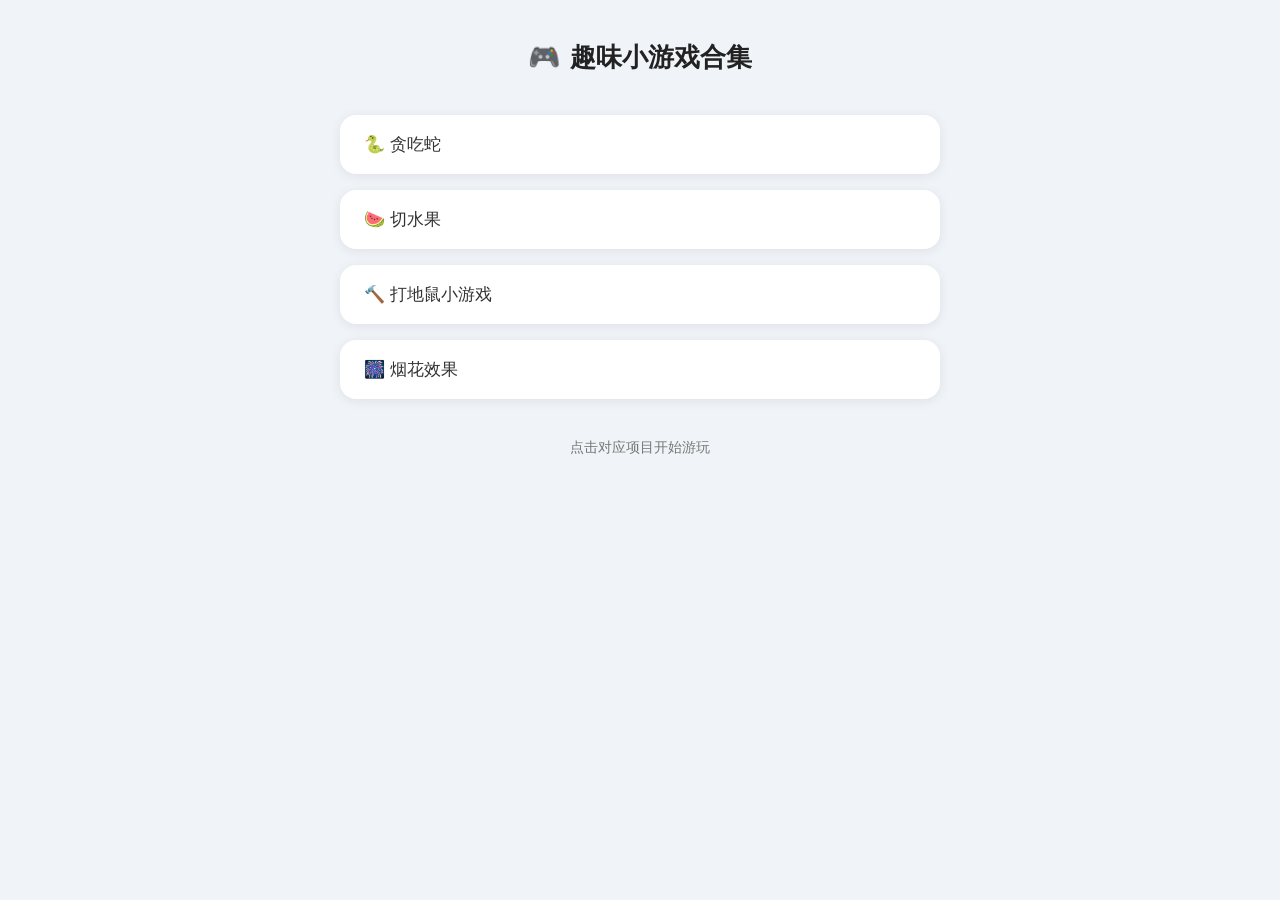
<file: index.html>
<!doctype html>
<html lang="zh-CN">
  <head>
    <meta charset="UTF-8" />
    <!-- 移动端适配核心配置 -->
    <meta name="viewport" content="width=device-width, initial-scale=1.0" />
    <title>趣味小游戏合集</title>
    <style>
      * {
        margin: 0;
        padding: 0;
        box-sizing: border-box;
        font-family:
          system-ui,
          -apple-system,
          BlinkMacSystemFont,
          "Segoe UI",
          Roboto,
          sans-serif;
      }
      body {
        background-color: #f0f4f8;
        padding: 40px 20px;
      }
      .container {
        max-width: 600px;
        margin: 0 auto;
      }
      h1 {
        text-align: center;
        color: #222;
        font-size: 26px;
        margin-bottom: 40px;
        font-weight: 600;
      }
      .game-item {
        display: block;
        text-decoration: none;
        background-color: #ffffff;
        padding: 18px 24px;
        border-radius: 16px;
        margin-bottom: 16px;
        box-shadow: 0 2px 12px rgba(0, 0, 0, 0.08);
        font-size: 17px;
        color: #333;
        transition: all 0.25s ease;
      }
      .game-item:active {
        /* 手机点击按下效果 */
        transform: scale(0.97);
        box-shadow: 0 1px 5px rgba(0, 0, 0, 0.05);
        background-color: #f6f9ff;
      }
      .tip-text {
        margin-top: 40px;
        text-align: center;
        font-size: 14px;
        color: #777;
      }
    </style>
  </head>
  <body>
    <div class="container">
      <h1>🎮 趣味小游戏合集</h1>
      <a class="game-item" href="./贪吃蛇/index.html">🐍 贪吃蛇</a>
      <a class="game-item" href="./切水果/index.html">🍉 切水果</a>
      <a class="game-item" href="./打地鼠小游戏/index.html">🔨 打地鼠小游戏</a>
      <a class="game-item" href="./烟花/index.html">🎆 烟花效果</a>
      <div class="tip-text">点击对应项目开始游玩</div>
    </div>
  </body>
</html>
</file>
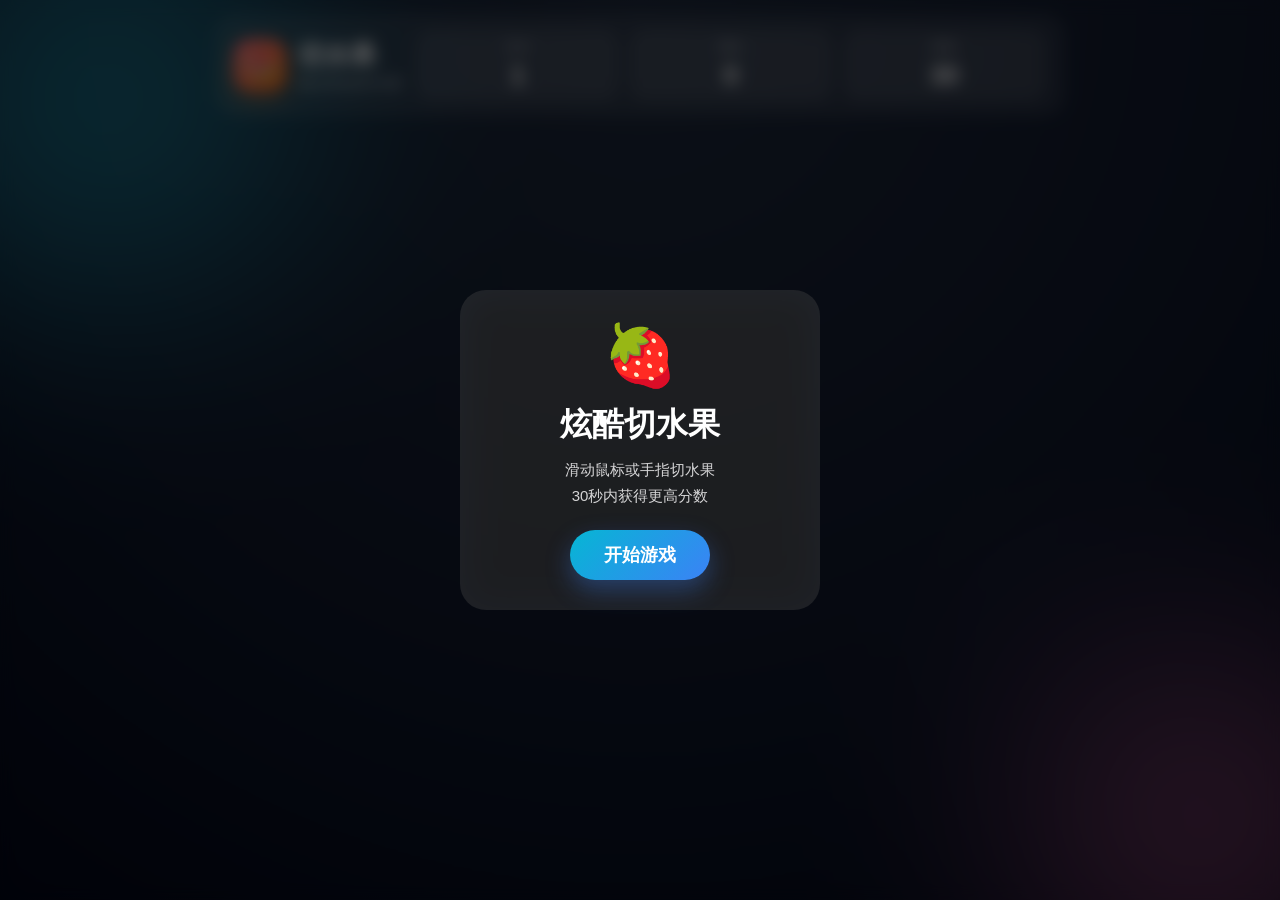
<file: 切水果/index.html>
<!doctype html>
<html lang="zh-CN">
  <head>
    <meta charset="UTF-8" />
    <meta
      name="viewport"
      content="width=device-width,initial-scale=1,maximum-scale=1,minimum-scale=1,user-scalable=no,viewport-fit=cover"
    />
    <title>炫酷切水果</title>

    <style>
      html,
      body {
        width: 100%;
        height: 100%;
        overflow: hidden;
        overscroll-behavior: none;
        -webkit-overflow-scrolling: auto;
        position: fixed;
        top: 0;
        left: 0;
        right: 0;
        bottom: 0;
      }

      * {
        margin: 0;
        padding: 0;
        box-sizing: border-box;
        user-select: none;
        -webkit-tap-highlight-color: transparent;
        -webkit-touch-callout: none;
        touch-action: none;
      }

      body {
        font-family: "PingFang SC", sans-serif;
        background: radial-gradient(
          circle at top,
          #1e293b,
          #0f172a 60%,
          #020617
        );
      }

      .bg {
        position: fixed;
        inset: 0;
        overflow: hidden;
      }

      .light {
        position: absolute;
        border-radius: 50%;
        filter: blur(120px);
        opacity: 0.45;
        animation: move 10s infinite alternate;
      }

      .light1 {
        width: 400px;
        height: 400px;
        background: #22d3ee;
        top: -100px;
        left: -100px;
      }

      .light2 {
        width: 350px;
        height: 350px;
        background: #f472b6;
        right: -100px;
        bottom: -100px;
      }

      @keyframes move {
        from {
          transform: translate(0, 0);
        }

        to {
          transform: translate(80px, 60px);
        }
      }

      .top {
        position: fixed;
        top: 14px;
        left: 50%;
        transform: translateX(-50%);
        width: calc(100% - 24px);
        max-width: 850px;
        z-index: 10;
        display: flex;
        justify-content: space-between;
        align-items: center;
        gap: 14px;
        padding: 14px 18px;
        border-radius: 22px;
        background: rgba(255, 255, 255, 0.08);
        backdrop-filter: blur(18px);
        border: 1px solid rgba(255, 255, 255, 0.08);
        color: #fff;
        overflow: hidden;
      }

      .logo-wrap {
        display: flex;
        align-items: center;
        gap: 12px;
        flex-shrink: 0;
      }

      .logo {
        width: 52px;
        height: 52px;
        border-radius: 16px;
        display: flex;
        justify-content: center;
        align-items: center;
        font-size: 28px;
        background: linear-gradient(135deg, #fb7185, #f97316);
        box-shadow: 0 10px 25px rgba(249, 115, 22, 0.35);
        flex-shrink: 0;
      }

      .title h1 {
        font-size: 26px;
        font-weight: 900;
        white-space: nowrap;
      }

      .title p {
        margin-top: 2px;
        font-size: 13px;
        color: rgba(255, 255, 255, 0.7);
        white-space: nowrap;
      }

      .panel {
        display: flex;
        gap: 10px;
        flex: 1;
        min-width: 0;
        justify-content: flex-end;
      }

      .card {
        flex: 1;
        min-width: 0;
        padding: 10px 8px;
        border-radius: 16px;
        text-align: center;
        background: rgba(255, 255, 255, 0.08);
      }

      .card-label {
        font-size: 12px;
        opacity: 0.7;
        white-space: nowrap;
      }

      .card-value {
        margin-top: 4px;
        font-size: 26px;
        font-weight: bold;
      }

      canvas {
        display: block;
      }

      #trailCanvas {
        position: fixed;
        inset: 0;
        pointer-events: none;
        z-index: 50;
      }

      .modal {
        position: fixed;
        inset: 0;
        z-index: 99;
        display: none;
        justify-content: center;
        align-items: center;
        background: rgba(0, 0, 0, 0.6);
        backdrop-filter: blur(8px);
      }

      .modal.show {
        display: flex;
      }

      .modal-box {
        width: 360px;
        max-width: 90vw;
        padding: 30px 26px;
        border-radius: 26px;
        text-align: center;
        color: #fff;
        background: rgba(255, 255, 255, 0.1);
        backdrop-filter: blur(20px);
        animation: pop 0.28s;
      }

      @keyframes pop {
        from {
          transform: scale(0.8);
          opacity: 0;
        }

        to {
          transform: scale(1);
          opacity: 1;
        }
      }

      .modal-icon {
        font-size: 60px;
        margin-bottom: 12px;
      }

      .modal-title {
        font-size: 32px;
        font-weight: 900;
        margin-bottom: 10px;
      }

      .modal-desc {
        line-height: 1.7;
        color: rgba(255, 255, 255, 0.82);
        margin-bottom: 22px;
        font-size: 15px;
      }

      .btn {
        border: none;
        cursor: pointer;
        padding: 13px 34px;
        border-radius: 999px;
        color: #fff;
        font-size: 18px;
        font-weight: bold;
        background: linear-gradient(135deg, #06b6d4, #3b82f6);
        box-shadow: 0 10px 25px rgba(59, 130, 246, 0.35);
        transition: 0.2s;
        display: inline-block;
      }

      .btn:hover {
        transform: translateY(-2px) scale(1.03);
      }

      .btn:active {
        transform: scale(0.96);
      }

      #nextBtn {
        margin: 16px auto 0;
        letter-spacing: 4px;
        display: block;
      }

      @media (max-width: 700px) {
        .top {
          flex-direction: column;
          align-items: stretch;
          gap: 12px;
          padding: 12px 14px;
        }

        .logo-wrap {
          justify-content: center;
        }

        .logo {
          width: 44px;
          height: 44px;
          font-size: 24px;
        }

        .title h1 {
          font-size: 22px;
        }

        .title p {
          font-size: 12px;
        }

        .panel {
          gap: 8px;
          justify-content: stretch;
        }

        .card-value {
          font-size: 22px;
        }

        .modal-box {
          width: 310px;
          padding: 26px 22px;
          border-radius: 22px;
        }

        .modal-icon {
          font-size: 52px;
          margin-bottom: 8px;
        }

        .modal-title {
          font-size: 26px;
        }

        .modal-desc {
          font-size: 14px;
          margin-bottom: 18px;
        }

        .btn {
          padding: 12px 28px;
          font-size: 17px;
        }
      }

      @media (max-width: 420px) {
        .top {
          padding: 10px 12px;
          border-radius: 18px;
          top: 8px;
        }

        .logo {
          width: 38px;
          height: 38px;
          border-radius: 12px;
          font-size: 20px;
        }

        .logo-wrap {
          gap: 8px;
        }

        .title h1 {
          font-size: 18px;
        }

        .title p {
          font-size: 11px;
        }

        .panel {
          gap: 6px;
        }

        .card {
          padding: 8px 4px;
          border-radius: 14px;
        }

        .card-label {
          font-size: 11px;
        }

        .card-value {
          margin-top: 2px;
          font-size: 18px;
        }

        .modal-box {
          width: 280px;
          padding: 22px 18px;
          border-radius: 20px;
        }

        .modal-icon {
          font-size: 46px;
          margin-bottom: 6px;
        }

        .modal-title {
          font-size: 22px;
          margin-bottom: 8px;
        }

        .modal-desc {
          font-size: 13px;
          margin-bottom: 16px;
          line-height: 1.6;
        }

        .btn {
          padding: 11px 24px;
          font-size: 15px;
        }
      }
    </style>
  </head>

  <body>
    <div class="bg">
      <div class="light light1"></div>
      <div class="light light2"></div>
    </div>

    <audio id="bgm" loop preload="auto" src="./bgm.mp3"></audio>
    <audio id="sliceSound" preload="auto" src="./sliceSound.mp3"></audio>
    <audio id="bombSound" preload="auto" src="./bomb.mp3"></audio>

    <div class="top">
      <div class="logo-wrap">
        <div class="logo">🍉</div>
        <div class="title">
          <h1>切水果</h1>
          <p>疯狂滑动切开水果</p>
        </div>
      </div>
      <div class="panel">
        <div class="card">
          <div class="card-label">关卡</div>
          <div class="card-value" id="level">1</div>
        </div>
        <div class="card">
          <div class="card-label">得分</div>
          <div class="card-value" id="score">0</div>
        </div>
        <div class="card">
          <div class="card-label">时间</div>
          <div class="card-value" id="time">30</div>
        </div>
      </div>
    </div>

    <canvas id="game"></canvas>
    <canvas id="trailCanvas"></canvas>

    <div class="modal show" id="startModal">
      <div class="modal-box">
        <div class="modal-icon">🍓</div>
        <div class="modal-title">炫酷切水果</div>
        <div class="modal-desc">
          滑动鼠标或手指切水果<br />30秒内获得更高分数
        </div>
        <button class="btn" id="startBtn">开始游戏</button>
      </div>
    </div>

    <div class="modal" id="endModal">
      <div class="modal-box">
        <div class="modal-icon">🎉</div>
        <div class="modal-title">游戏结束</div>
        <div class="modal-desc" id="finalScore"></div>
        <button class="btn" id="restartBtn">再玩一次</button>
        <button class="btn" id="nextBtn">下一关</button>
      </div>
    </div>

    <script>
      const canvas = document.getElementById("game");
      const ctx = canvas.getContext("2d");
      const trailCanvas = document.getElementById("trailCanvas");
      const tctx = trailCanvas.getContext("2d");
      const levelEl = document.getElementById("level");
      const scoreEl = document.getElementById("score");
      const timeEl = document.getElementById("time");
      const startModal = document.getElementById("startModal");
      const endModal = document.getElementById("endModal");
      const finalScore = document.getElementById("finalScore");
      const bgm = document.getElementById("bgm");
      const sliceSound = document.getElementById("sliceSound");

      let w = window.innerWidth;
      let h = window.innerHeight;

      canvas.width = w;
      canvas.height = h;
      trailCanvas.width = w;
      trailCanvas.height = h;

      window.addEventListener("resize", () => {
        w = window.innerWidth;
        h = window.innerHeight;
        canvas.width = w;
        canvas.height = h;
        trailCanvas.width = w;
        trailCanvas.height = h;
      });

      const FRUITS = ["🍎", "🍉", "🍓", "🍊", "🥝", "🍍", "🍑"];
      const BOMB_EMOJI = "💣";
      // 最大地雷数量
      let MAX_BOMBS = 0;
      let fruits = [],
        particles = [],
        trailPoints = [];
      let level = 1,
        score = 0,
        time = 30,
        playing = false,
        timer = null,
        spawnTimer = null;
      let isMoving = false;
      let trailFadeTimer = null;

      class Fruit {
        constructor(isBomb = false) {
          this.x = Math.random() * w;
          this.y = h + 80;
          this.radius = 42 + Math.random() * 12;
          this.vx = (Math.random() - 0.5) * 6;
          this.vy = -(14 + Math.random() * 4);
          this.gravity = 0.22;
          this.rotation = 0;
          this.isBomb = isBomb;
          this.emoji = isBomb
            ? BOMB_EMOJI
            : FRUITS[Math.floor(Math.random() * FRUITS.length)];
        }

        update() {
          this.x += this.vx;
          this.y += this.vy;
          this.vy += this.gravity;
          this.rotation += 0.04;
        }

        draw() {
          ctx.save();
          ctx.translate(this.x, this.y);
          ctx.rotate(this.rotation);
          ctx.font = `${this.radius * 1.5}px serif`;
          ctx.textAlign = "center";
          ctx.textBaseline = "middle";
          ctx.fillText(this.emoji, 0, 0);
          ctx.restore();
        }
      }

      class Particle {
        constructor(x, y) {
          this.x = x;
          this.y = y;
          this.vx = (Math.random() - 0.5) * 10;
          this.vy = (Math.random() - 0.5) * 10;
          this.life = 1;
          this.size = 4 + Math.random() * 8;
        }

        update() {
          this.x += this.vx;
          this.y += this.vy;
          this.life -= 0.03;
        }

        draw() {
          ctx.save();
          ctx.globalAlpha = this.life;
          ctx.beginPath();
          ctx.arc(this.x, this.y, this.size, 0, Math.PI * 2);
          ctx.fillStyle = "#f43f5e";
          ctx.fill();
          ctx.restore();
        }
      }

      function spawnFruit() {
        if (!playing) return;
        // 普通水果
        fruits.push(new Fruit());
        // 20%概率生成地雷
        if (Math.random() < 0.2) {
          // 当前地雷数量
          const bombCount = fruits.filter((f) => f.isBomb).length;
          // 限制最大地雷数量
          if (bombCount < MAX_BOMBS) {
            spawnBombs(1);
          }
        }
        const min = 200;
        const max = 800;
        const delay = Math.floor(Math.random() * (max - min + 1)) + min;
        spawnTimer = setTimeout(spawnFruit, delay);
      }

      function spawnBombs(count = 1) {
        if (!playing) return;
        for (let i = 0; i < count; i++) {
          fruits.push(new Fruit(true));
        }
      }

      function drawTrail() {
        tctx.clearRect(0, 0, w, h);
        if (!playing) return;
        if (trailPoints.length < 2) return;

        tctx.lineCap = "round";
        tctx.lineJoin = "round";
        tctx.shadowBlur = 30;
        tctx.shadowColor = "rgba(255,255,255,.9)";

        // 使用贝塞尔曲线绘制平滑轨迹
        tctx.beginPath();
        tctx.moveTo(trailPoints[0].x, trailPoints[0].y);

        for (let i = 1; i < trailPoints.length - 1; i++) {
          const p1 = trailPoints[i];
          const p2 = trailPoints[i + 1];
          const midX = (p1.x + p2.x) / 2;
          const midY = (p1.y + p2.y) / 2;
          tctx.quadraticCurveTo(p1.x, p1.y, midX, midY);
        }

        // 连接最后一个点
        const last = trailPoints[trailPoints.length - 1];
        tctx.lineTo(last.x, last.y);

        // 渐变透明度
        const alpha = Math.min(1, trailPoints.length / 10);
        tctx.strokeStyle = `rgba(255,255,255,${alpha})`;
        tctx.lineWidth = 6;
        tctx.stroke();

        // 内部高光线
        tctx.beginPath();
        tctx.moveTo(trailPoints[0].x, trailPoints[0].y);
        for (let i = 1; i < trailPoints.length - 1; i++) {
          const p1 = trailPoints[i];
          const p2 = trailPoints[i + 1];
          const midX = (p1.x + p2.x) / 2;
          const midY = (p1.y + p2.y) / 2;
          tctx.quadraticCurveTo(p1.x, p1.y, midX, midY);
        }
        tctx.lineTo(last.x, last.y);
        tctx.strokeStyle = `rgba(255,255,255,${alpha * 0.6})`;
        tctx.lineWidth = 2;
        tctx.stroke();

        // 自动淡出
        if (!isMoving && trailPoints.length > 0) {
          trailPoints.shift();
        }
      }

      function slice(x, y) {
        if (!playing) return;
        fruits.forEach((fruit, index) => {
          const dx = x - fruit.x;

          const dy = y - fruit.y;

          const distance = Math.sqrt(dx * dx + dy * dy);

          if (distance < fruit.radius) {
            /* ======================
             切到地雷
          ====================== */
            if (fruit.isBomb) {
              playBomb();

              createExplosion(fruit.x, fruit.y);

              fruits.splice(index, 1);

              setTimeout(() => {
                endGame();
              }, 500);

              return;
            }

            /* ======================
             正常水果
          ====================== */
            score++;

            scoreEl.textContent = score;
            playSlice();
            createJuice(fruit.x, fruit.y);
            fruits.splice(index, 1);
          }
        });
      }

      function createJuice(x, y) {
        for (let i = 0; i < 16; i++) {
          particles.push(new Particle(x, y));
        }
      }

      /* ======================
   爆炸特效
====================== */
      function createExplosion(x, y) {
        for (let i = 0; i < 40; i++) {
          particles.push({
            x,
            y,
            vx: (Math.random() - 0.5) * 18,
            vy: (Math.random() - 0.5) * 18,
            life: 1,
            size: 6 + Math.random() * 12,
            color: Math.random() > 0.5 ? "#f97316" : "#ef4444",
            update() {
              this.x += this.vx;
              this.y += this.vy;
              this.life -= 0.025;
            },
            draw() {
              ctx.save();
              ctx.globalAlpha = this.life;
              ctx.beginPath();
              ctx.arc(this.x, this.y, this.size, 0, Math.PI * 2);
              ctx.fillStyle = this.color;
              ctx.fill();
              ctx.restore();
            },
          });
        }
      }

      function playSlice() {
        const audio = new Audio("./sliceSound.mp3");
        audio.volume = 0.5;
        audio.play().catch(() => {});
      }

      /* ======================
   地雷爆炸音效
====================== */
      function playBomb() {
        const audio = new Audio("./bomb.mp3");
        audio.volume = 0.7;
        audio.play().catch(() => {});
      }

      function animate() {
        ctx.clearRect(0, 0, w, h);

        fruits.forEach((fruit, index) => {
          fruit.update();
          fruit.draw();
          if (fruit.y > h + 150) fruits.splice(index, 1);
        });

        particles.forEach((p, index) => {
          p.update();
          p.draw();
          if (p.life <= 0) particles.splice(index, 1);
        });

        drawTrail();
        requestAnimationFrame(animate);
      }

      function startGame() {
        clearInterval(timer);
        clearTimeout(spawnTimer);
        clearTimeout(trailFadeTimer);

        playing = true;
        score = 0;
        time = 30;
        fruits = [];
        particles = [];
        trailPoints = [];
        isMoving = false;
        scoreEl.textContent = score;
        timeEl.textContent = time;

        startModal.classList.remove("show");
        endModal.classList.remove("show");

        bgm.currentTime = 0;
        bgm.volume = 0.35;
        bgm.play().catch(() => {});

        spawnFruit();

        timer = setInterval(() => {
          time--;
          timeEl.textContent = time;
          if (time <= 0) endGame();
        }, 1000);
      }

      function endGame(hitBomb = false) {
        playing = false;
        clearInterval(timer);
        clearTimeout(spawnTimer);
        clearTimeout(trailFadeTimer);
        trailPoints = [];
        isMoving = false;
        bgm.pause();
        if (hitBomb) {
          finalScore.innerHTML = `
          <div style="
            font-size:30px;
            margin-bottom:10px;
            color:#ef4444;
            font-weight:900;
          ">
            💥 BOOM！
          </div>

          <div style="font-size:15px;">
            你切到了地雷
          </div>

          <div style="
            font-size:64px;
            font-weight:900;
            color:#fde047;
            margin:10px 0 6px;
          ">
            ${score}
          </div>
        `;
          endModal.classList.add("show");
          return;
        }
        const leveler =
          score >= 40
            ? "🔥 水果战神"
            : score >= 25
              ? "⚡ 切水果大师"
              : score >= 15
                ? "🎯 水果达人"
                : "😊 再接再厉";

        finalScore.innerHTML = `
    <div style="font-size:20px; margin-bottom:10px;">${leveler}</div>
    <div style="font-size:15px; color:rgba(255,255,255,.78);">最终得分</div>
    <div style="font-size:64px; font-weight:900; color:#fde047; margin:10px 0 6px;">${score}</div>
  `;
        if (score >= 15) {
          document.getElementById("nextBtn").style.display = "block";
        } else {
          document.getElementById("nextBtn").style.display = "none";
        }
        endModal.classList.add("show");
      }

      function nextLevel() {
        level++;
        MAX_BOMBS = level - 1;
        levelEl.textContent = level;
        startGame();
      }

      function handleMove(x, y) {
        if (!playing) return;
        isMoving = true;
        trailPoints.push({ x, y });

        // 限制轨迹点数量
        if (trailPoints.length > 20) trailPoints.shift();

        slice(x, y);

        // 清除之前的淡出定时器
        clearTimeout(trailFadeTimer);

        // 停止移动后开始淡出
        trailFadeTimer = setTimeout(() => {
          isMoving = false;
        }, 80);
      }

      // 鼠标事件
      window.addEventListener("mousemove", (e) =>
        handleMove(e.clientX, e.clientY),
      );
      window.addEventListener("mousedown", () => {
        if (!playing) return;
        trailPoints = [];
        isMoving = true;
      });
      window.addEventListener("mouseup", () => {
        if (!playing) return;
        isMoving = false;
      });

      // 触摸事件
      window.addEventListener(
        "touchmove",
        (e) => {
          if (!playing) return;
          const t = e.touches[0];
          handleMove(t.clientX, t.clientY);
        },
        { passive: false },
      );
      window.addEventListener("touchstart", () => {
        if (!playing) return;
        trailPoints = [];
        isMoving = true;
      });
      window.addEventListener("touchend", () => {
        if (!playing) return;
        isMoving = false;
      });

      document.addEventListener(
        "touchmove",
        function (e) {
          e.preventDefault();
        },
        { passive: false },
      );

      document.addEventListener(
        "touchstart",
        function (e) {
          if (e.touches.length > 1) {
            e.preventDefault();
          }
        },
        { passive: false },
      );

      let lastTouchEnd = 0;
      document.addEventListener(
        "touchend",
        function (e) {
          const now = Date.now();
          if (now - lastTouchEnd <= 300) {
            e.preventDefault();
          }
          lastTouchEnd = now;
        },
        { passive: false },
      );

      window.addEventListener("gesturestart", function (e) {
        e.preventDefault();
      });

      window.addEventListener("gesturechange", function (e) {
        e.preventDefault();
      });

      window.addEventListener("gestureend", function (e) {
        e.preventDefault();
      });

      document.getElementById("startBtn").addEventListener("click", startGame);
      document
        .getElementById("restartBtn")
        .addEventListener("click", startGame);
      document.getElementById("nextBtn").addEventListener("click", nextLevel);
      animate();
    </script>
  </body>
</html>
</file>
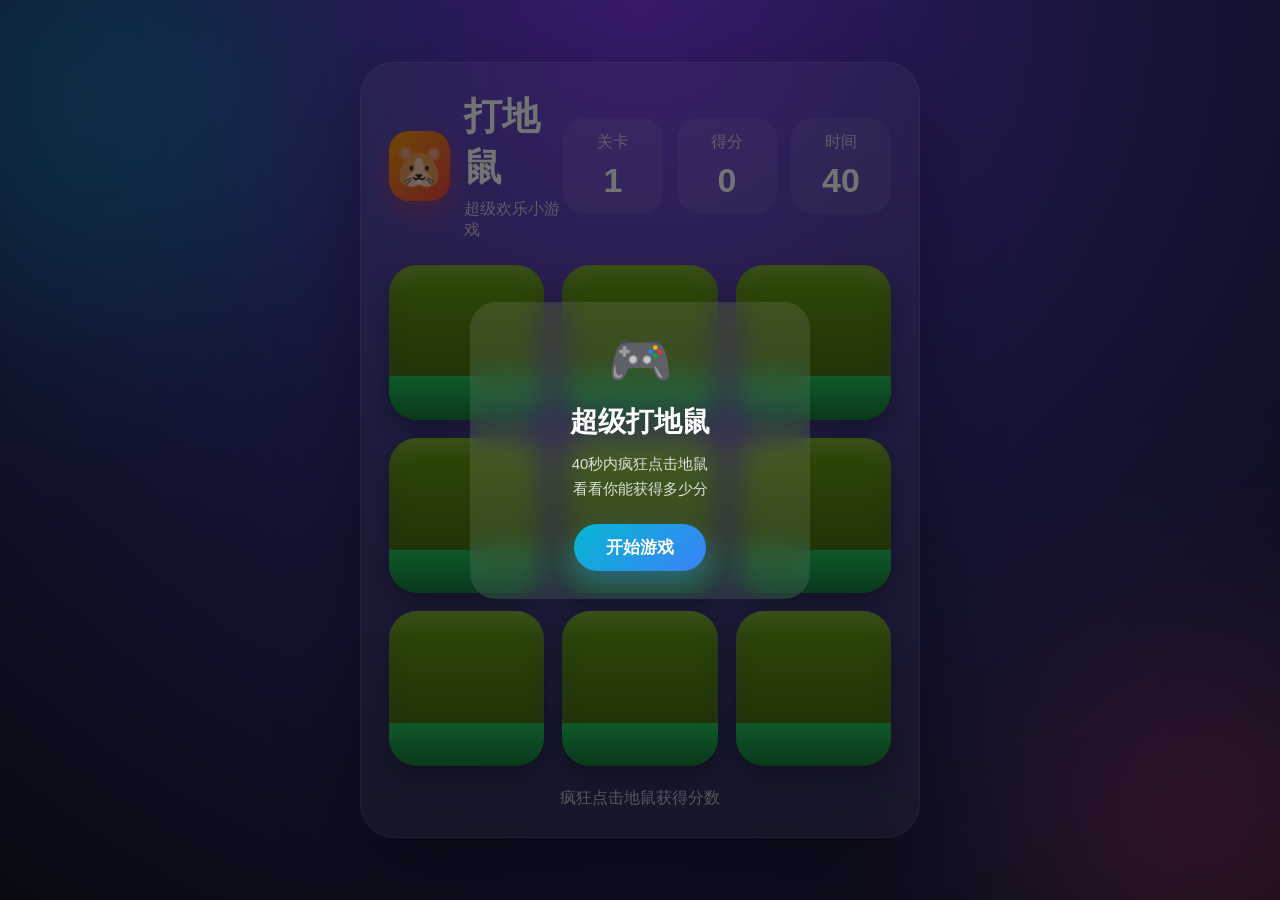
<file: 打地鼠小游戏/index.html>
<!doctype html>
<html lang="zh-CN">
  <head>
    <meta charset="UTF-8" />
    <meta
      name="viewport"
      content="width=device-width,initial-scale=1,maximum-scale=1,minimum-scale=1,user-scalable=no,viewport-fit=cover"
    />

    <title>超级打地鼠</title>

    <style>
      html,
      body {
        width: 100%;
        height: 100%;
        overflow: hidden;
        overscroll-behavior: none;
        -webkit-overflow-scrolling: auto;
        position: fixed;
        top: 0;
        left: 0;
        right: 0;
        bottom: 0;
      }

      * {
        margin: 0;
        padding: 0;
        box-sizing: border-box;
        user-select: none;
        -webkit-tap-highlight-color: transparent;
        -webkit-touch-callout: none;
        touch-action: manipulation;
      }

      body {
        display: flex;
        justify-content: center;
        align-items: center;
        font-family: "PingFang SC", sans-serif;

        background: radial-gradient(
          circle at top,
          #7c3aed,
          #312e81 45%,
          #111827 100%
        );
      }

      /* 背景 */
      .bg {
        position: fixed;
        inset: 0;
        overflow: hidden;
      }

      .light {
        position: absolute;
        border-radius: 50%;
        filter: blur(120px);
        opacity: 0.5;
        animation: move 12s infinite alternate;
      }

      .light1 {
        width: 400px;
        height: 400px;
        background: #06b6d4;
        left: -100px;
        top: -100px;
      }

      .light2 {
        width: 350px;
        height: 350px;
        background: #ec4899;
        right: -100px;
        bottom: -100px;
      }

      @keyframes move {
        from {
          transform: translate(0, 0);
        }

        to {
          transform: translate(60px, 50px);
        }
      }

      /* 主体 */
      .game {
        position: relative;
        z-index: 2;

        width: 560px;
        max-width: 95vw;

        padding: 28px;

        border-radius: 34px;

        background: rgba(255, 255, 255, 0.08);

        backdrop-filter: blur(20px);

        border: 1px solid rgba(255, 255, 255, 0.1);

        box-shadow: 0 30px 80px rgba(0, 0, 0, 0.35);
      }

      /* 顶部 */
      .top {
        display: flex;
        justify-content: space-between;
        align-items: center;
        margin-bottom: 24px;
      }

      .title-wrap {
        display: flex;
        align-items: center;
        gap: 14px;
      }

      .logo {
        width: 70px;
        height: 70px;

        border-radius: 20px;

        display: flex;
        justify-content: center;
        align-items: center;

        font-size: 42px;

        background: linear-gradient(135deg, #f59e0b, #ef4444);

        box-shadow: 0 10px 25px rgba(239, 68, 68, 0.4);
      }

      .title h1 {
        color: #fff;
        font-size: 38px;
      }

      .title p {
        color: rgba(255, 255, 255, 0.7);
        margin-top: 6px;
      }

      .panel {
        display: flex;
        gap: 14px;
      }

      .card {
        width: 100px;
        padding: 14px;

        border-radius: 22px;

        text-align: center;

        color: #fff;

        background: rgba(255, 255, 255, 0.08);
      }

      .card-label {
        opacity: 0.7;
        margin-bottom: 8px;
      }

      .card-value {
        font-size: 34px;
        font-weight: bold;
      }

      /* 游戏区域 */
      .grid {
        display: grid;
        grid-template-columns: repeat(3, 1fr);
        gap: 18px;
      }

      .hole {
        position: relative;
        aspect-ratio: 1;

        overflow: hidden;

        border-radius: 28px;

        background: linear-gradient(180deg, #65a30d, #3f6212);

        box-shadow:
          inset 0 10px 18px rgba(255, 255, 255, 0.2),
          inset 0 -14px 20px rgba(0, 0, 0, 0.35),
          0 12px 24px rgba(0, 0, 0, 0.3);

        cursor: pointer;
      }

      /* 草地 */
      .grass {
        position: absolute;
        left: 0;
        bottom: 0;
        width: 100%;
        height: 28%;
        z-index: 3;

        background: linear-gradient(180deg, #22c55e, #15803d);
      }

      /* 地鼠 */
      .mole {
        position: absolute;

        left: 50%;
        bottom: 20%;

        transform: translate(-50%, 120%);

        transition: transform 0.22s ease;

        font-size: 72px;

        z-index: 2;
      }

      .mole.active {
        transform: translate(-50%, 0);
      }

      .mole.hit {
        transform: translate(-50%, 20%) scale(0.7) rotate(12deg);
      }

      /* 特效 */
      .effect {
        position: absolute;

        left: 50%;
        top: 40%;

        transform: translate(-50%, -50%);

        z-index: 20;

        color: #fde047;

        font-size: 30px;
        font-weight: 900;

        text-shadow: 0 0 12px rgba(253, 224, 71, 0.8);

        pointer-events: none;

        animation: float 0.8s forwards;
      }

      @keyframes float {
        from {
          opacity: 1;
          transform: translateY(0);
        }

        to {
          opacity: 0;
          transform: translateY(-50px);
        }
      }

      /* footer */
      .footer {
        margin-top: 22px;
        text-align: center;
        color: rgba(255, 255, 255, 0.7);
      }

      /* 弹窗 */
      .modal {
        position: fixed;
        inset: 0;

        display: none;
        justify-content: center;
        align-items: center;

        background: rgba(0, 0, 0, 0.55);

        z-index: 99;
      }

      .modal.show {
        display: flex;
      }

      .modal-box {
        width: 340px;
        max-width: 88vw;

        padding: 28px;

        border-radius: 26px;

        text-align: center;

        color: #fff;

        background: rgba(255, 255, 255, 0.1);

        backdrop-filter: blur(14px);

        animation: pop 0.25s;
      }

      @keyframes pop {
        from {
          transform: scale(0.8);
          opacity: 0;
        }

        to {
          transform: scale(1);
          opacity: 1;
        }
      }

      .modal-icon {
        font-size: 52px;
        margin-bottom: 12px;
      }

      .modal-title {
        font-size: 28px;
        font-weight: 900;
        margin-bottom: 10px;
      }

      .modal-desc {
        line-height: 1.7;
        font-size: 15px;
        color: rgba(255, 255, 255, 0.82);
        margin-bottom: 22px;
      }

      .btn {
        border: none;
        cursor: pointer;

        padding: 12px 32px;

        border-radius: 999px;

        color: #fff;
        font-size: 17px;
        font-weight: bold;

        background: linear-gradient(135deg, #06b6d4, #3b82f6);

        box-shadow: 0 10px 25px rgba(59, 130, 246, 0.35);
      }
      #nextBtn {
        margin: 12px auto 0;
        letter-spacing: 4px;
      }
      /* 手机 */
      @media (max-width: 560px) {
        .top {
          flex-direction: column;
          gap: 18px;
        }

        .title h1 {
          font-size: 32px;
        }

        .grid {
          gap: 14px;
        }

        .mole {
          font-size: 58px;
        }

        .modal-box {
          width: 300px;
          padding: 24px 20px;
          border-radius: 22px;
        }

        .modal-icon {
          font-size: 44px;
        }

        .modal-title {
          font-size: 24px;
        }

        .btn {
          padding: 10px 26px;
          font-size: 15px;
        }
      }
    </style>
  </head>

  <body>
    <div class="bg">
      <div class="light light1"></div>
      <div class="light light2"></div>
    </div>

    <!-- 音乐 -->
    <audio id="bgm" loop preload="auto" src="./bgm.mp3"></audio>

    <audio id="hit" preload="auto" src="./hit.mp3"></audio>

    <div class="game">
      <div class="top">
        <div class="title-wrap">
          <div class="logo">🐹</div>

          <div class="title">
            <h1>打地鼠</h1>
            <p>超级欢乐小游戏</p>
          </div>
        </div>

        <div class="panel">
          <div class="card">
            <div class="card-label">关卡</div>
            <div class="card-value" id="level">1</div>
          </div>
          <div class="card">
            <div class="card-label">得分</div>
            <div class="card-value" id="score">0</div>
          </div>
          <div class="card">
            <div class="card-label">时间</div>
            <div class="card-value" id="time">40</div>
          </div>
        </div>
      </div>

      <div class="grid" id="grid"></div>

      <div class="footer">疯狂点击地鼠获得分数</div>
    </div>

    <!-- 开始 -->
    <div class="modal show" id="startModal">
      <div class="modal-box">
        <div class="modal-icon">🎮</div>

        <div class="modal-title">超级打地鼠</div>

        <div class="modal-desc">
          40秒内疯狂点击地鼠<br />
          看看你能获得多少分
        </div>

        <button class="btn" id="startBtn">开始游戏</button>
      </div>
    </div>

    <!-- 结束 -->
    <div class="modal" id="endModal">
      <div class="modal-box">
        <div class="modal-icon">🎉</div>

        <div class="modal-title">游戏结束</div>

        <div class="modal-desc" id="finalScore"></div>

        <button class="btn" id="restartBtn">再玩一次</button>
        <button class="btn" id="nextBtn">下一关</button>
      </div>
    </div>

    <script>
      const GAME_TIME = 40;
      const HOLE_COUNT = 9;

      const grid = document.getElementById("grid");

      const scoreEl = document.getElementById("score");

      const timeEl = document.getElementById("time");

      const startModal = document.getElementById("startModal");

      const endModal = document.getElementById("endModal");

      const finalScore = document.getElementById("finalScore");

      const bgm = document.getElementById("bgm");

      const hit = document.getElementById("hit");

      const levelEl = document.getElementById("level");

      let level = 1;
      let score = 0;
      let time = GAME_TIME;
      let playing = false;
      let currentIndex = -1;

      let gameTimer = null;
      let moleTimer = null;

      bgm.volume = 0.35;
      hit.volume = 0.5;
      let loopTimer = 950;

      /* 创建洞 */
      function createHoles() {
        grid.innerHTML = "";

        for (let i = 0; i < HOLE_COUNT; i++) {
          const hole = document.createElement("div");

          hole.className = "hole";

          const mole = document.createElement("div");

          mole.className = "mole";

          const emojis = ["🐹", "🐭", "🐰", "🐻"];

          mole.innerHTML = emojis[Math.floor(Math.random() * emojis.length)];

          const grass = document.createElement("div");

          grass.className = "grass";

          hole.appendChild(mole);
          hole.appendChild(grass);

          hole.addEventListener("click", (e) => hitMole(i, hole, e));

          grid.appendChild(hole);
        }
      }

      function getMoles() {
        return document.querySelectorAll(".mole");
      }

      function showMole() {
        const moles = getMoles();

        moles.forEach((m) => {
          m.classList.remove("active", "hit");
        });

        let next = Math.floor(Math.random() * HOLE_COUNT);

        while (next === currentIndex) {
          next = Math.floor(Math.random() * HOLE_COUNT);
        }

        currentIndex = next;

        moles[currentIndex].classList.add("active");
      }

      function loop() {
        if (!playing) return;

        showMole();

        /**
         * 地鼠出现时间：
         * 720ms ~ 850ms 随机
         */
        // const min = 750;
        // const max = 900;

        // const delay =
        //   Math.floor(
        //     Math.random() * (max - min + 1)
        //   ) + min;

        moleTimer = setTimeout(loop, loopTimer);
      }

      function playHit() {
        const sound = hit.cloneNode();

        sound.volume = 0.5;

        sound.play().catch(() => {});
      }

      function effect(hole) {
        const div = document.createElement("div");

        div.className = "effect";

        /**
         * 随机文字
         */
        const texts = ["+1", "Perfect!", "Awesome!", "Great!", "Cool!"];

        div.innerHTML = texts[Math.floor(Math.random() * texts.length)];

        /**
         * 固定在洞中心
         */
        div.style.left = "50%";

        div.style.top = "40%";

        div.style.transform = "translate(-50%, -50%)";

        hole.appendChild(div);

        setTimeout(() => {
          div.remove();
        }, 800);
      }

      function hitMole(index, hole, e) {
        if (!playing) return;

        if (index !== currentIndex) return;

        score++;

        scoreEl.textContent = score;

        playHit();

        const mole = getMoles()[currentIndex];

        mole.classList.remove("active");

        mole.classList.add("hit");

        effect(hole);

        currentIndex = -1;
      }

      function reset() {
        clearInterval(gameTimer);

        clearTimeout(moleTimer);
      }

      function startGame() {
        reset();

        score = 0;
        time = GAME_TIME;
        playing = true;
        currentIndex = -1;

        scoreEl.textContent = score;
        timeEl.textContent = time;

        startModal.classList.remove("show");
        endModal.classList.remove("show");

        bgm.currentTime = 0;

        bgm.play().catch(() => {});

        loop();

        gameTimer = setInterval(() => {
          time--;

          timeEl.textContent = time;

          if (time <= 0) {
            endGame();
          }
        }, 1000);
      }

      function endGame() {
        playing = false;

        reset();

        bgm.pause();

        getMoles().forEach((m) => {
          m.classList.remove("active");
        });

        let level = "";

        if (score >= 40) {
          level = "🔥 地鼠之王";
        } else if (score >= 25) {
          level = "⚡ 超级高手";
        } else if (score >= 15) {
          level = "🎯 打鼠达人";
        } else {
          level = "😊 再接再厉";
        }

        finalScore.innerHTML = `
          <div style="
            font-size:18px;
            margin-bottom:10px;
          ">
            ${level}
          </div>

          <div style="font-size:14px;">
            最终得分
          </div>

          <div style="
            font-size:52px;
            font-weight:900;
            color:#fde047;
            margin:8px 0 12px;
          ">
            ${score}
          </div>
        `;
        if (score >= 15) {
          document.getElementById("nextBtn").style.display = "block";
        } else {
          document.getElementById("nextBtn").style.display = "none";
        }
        endModal.classList.add("show");
      }

      function nextLevel() {
        loopTimer -= 50;
        level++;
        levelEl.textContent = level;
        startGame();
      }

      document.addEventListener(
        "touchmove",
        function (e) {
          if (e.target.closest(".modal-box")) return;
          e.preventDefault();
        },
        { passive: false },
      );

      document.addEventListener(
        "touchstart",
        function (e) {
          if (e.touches.length > 1) {
            e.preventDefault();
          }
        },
        { passive: false },
      );

      let lastTouchEnd = 0;
      document.addEventListener(
        "touchend",
        function (e) {
          const now = Date.now();
          if (now - lastTouchEnd <= 300) {
            e.preventDefault();
          }
          lastTouchEnd = now;
        },
        { passive: false },
      );

      window.addEventListener("gesturestart", function (e) {
        e.preventDefault();
      });

      window.addEventListener("gesturechange", function (e) {
        e.preventDefault();
      });

      window.addEventListener("gestureend", function (e) {
        e.preventDefault();
      });

      createHoles();

      document.getElementById("startBtn").addEventListener("click", startGame);

      document
        .getElementById("restartBtn")
        .addEventListener("click", startGame);

      document.getElementById("nextBtn").addEventListener("click", nextLevel);
    </script>
  </body>
</html>
</file>
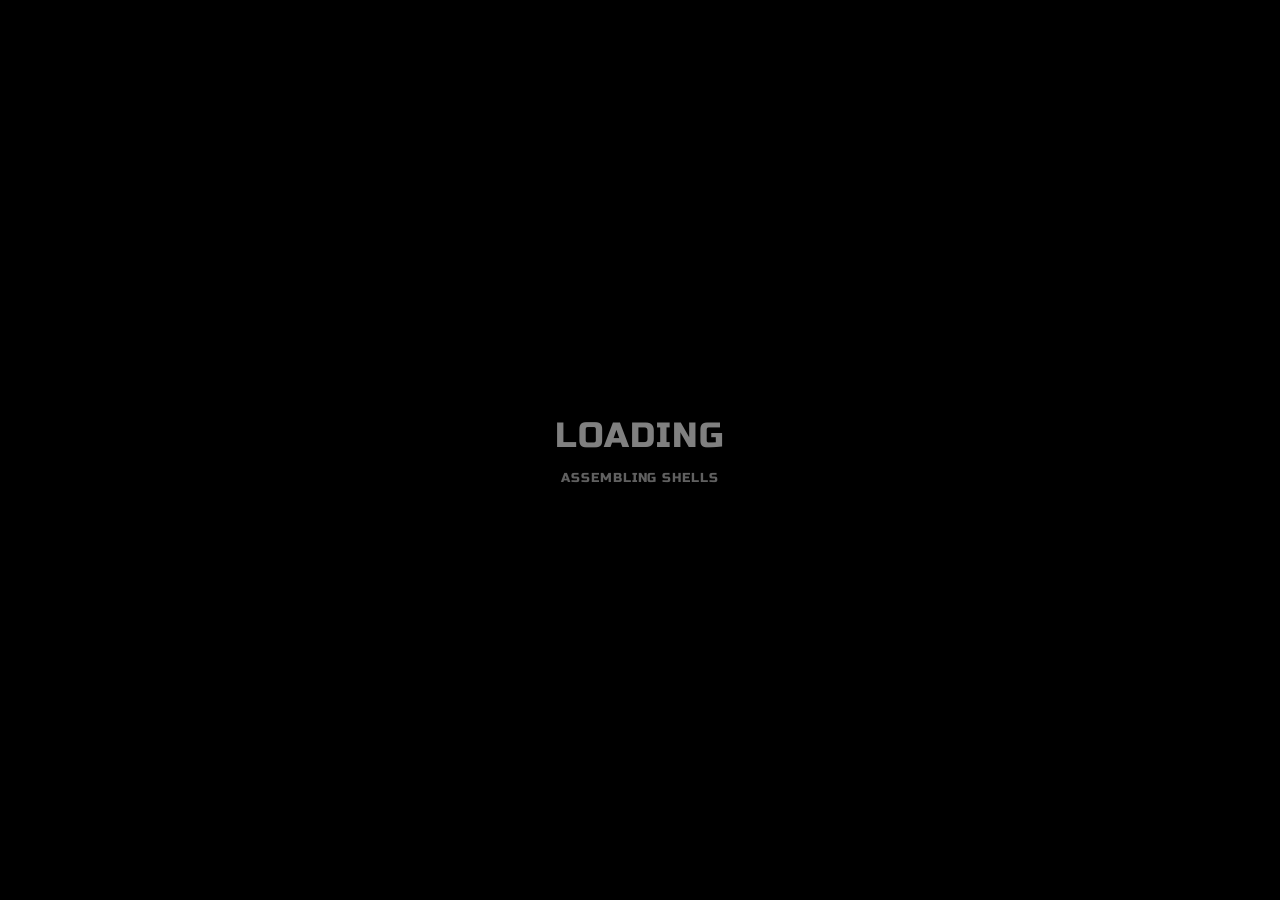
<file: 烟花/index.html>
<!DOCTYPE html>
<html lang="en">

<head>
  <meta charset="UTF-8">
  <meta http-equiv="X-UA-Compatible" content="IE=edge">
  <meta name="viewport" content="width=device-width, initial-scale=1.0, viewport-fit=cover">
  <title>Fireworks</title>
  <link rel="stylesheet" href="https://fonts.googleapis.com/css2?family=Russo+One&display=swap">
  <style>
    * { position: relative; box-sizing: border-box; }
    html, body { height: 100%; margin: 0; padding: 0; }
    html { background: #000; overflow: hidden; }
    body { overflow: hidden; color: rgba(255,255,255,0.5); font-family: 'Russo One', arial, sans-serif; line-height: 1.25; letter-spacing: 0.06em; touch-action: manipulation; }
    .hide { opacity: 0; visibility: hidden; }
    .remove { display: none !important; }
    .container { height: 100%; overflow: hidden; display: flex; justify-content: center; align-items: center; }
    .loading-init { width: 100%; align-self: center; text-align: center; text-transform: uppercase; }
    .loading-init__header { font-size: 2.2em; }
    .loading-init__status { margin-top: 1em; font-size: 0.8em; opacity: 0.75; }
    .stage-container { width: 100%; height: 100%; overflow: hidden; border: 1px solid #222; margin: -1px; }
    @media (max-width: 840px) { .stage-container { border: none; margin: 0; } }
    .canvas-container { width: 100%; height: 100%; }
    .canvas-container canvas { position: absolute; mix-blend-mode: lighten; transform: translateZ(0); z-index: 1; }
    .controls { position: absolute; top: 0; width: 100%; padding-bottom: 50px; display: flex; justify-content: space-between; z-index: 60; }
    .controls .btn { pointer-events: auto; cursor: pointer; }
    .menu { position: fixed; top: 0; right: 0; bottom: 0; width: 320px; max-width: 85%; background: rgba(30,30,30,0.95); transform: translateX(100%); transition: transform 0.3s ease-out; z-index: 100; overflow: hidden; pointer-events: none; }
    .menu.show { transform: translateX(0); pointer-events: auto; }
    .menu__inner-wrap { display: flex; flex-direction: column; height: 100%; padding: 20px; overflow-y: auto; -webkit-overflow-scrolling: touch; }
    .menu__header { font-size: 1.5em; text-transform: uppercase; text-align: center; padding: 10px 0 20px; flex-shrink: 0; }
    .menu__close-btn { position: absolute; top: 10px; right: 10px; cursor: pointer; opacity: 0.7; transition: opacity 0.2s; }
    .menu__close-btn:hover { opacity: 1; }
    .menu form { flex: 1; overflow-y: auto; -webkit-overflow-scrolling: touch; }
    .menu .form-option { display: flex; align-items: center; margin: 14px 0; }
    .menu .form-option label { display: block; width: 45%; padding-right: 10px; text-align: right; text-transform: uppercase; user-select: none; font-size: 0.85em; }
    .menu .form-option--select select { display: block; width: 55%; height: 28px; font-size: 0.9rem; font-family: 'Russo One', arial, sans-serif; color: rgba(255,255,255,0.5); letter-spacing: 0.06em; background: transparent; border: 1px solid rgba(255,255,255,0.5); }
    .menu .form-option--select select option { background: #000; }
    .menu .form-option--checkbox input { display: block; width: 24px; height: 24px; margin: 0; opacity: 0.5; }
    .menu .credits { padding-top: 16px; font-size: 0.75em; text-align: center; opacity: 0.6; flex-shrink: 0; }
    .menu .credits a { color: rgba(255,255,255,0.5); }
    .btn { opacity: 0.5; width: 50px; height: 50px; display: flex; user-select: none; cursor: pointer; transition: opacity 0.2s; }
    .btn:hover { opacity: 0.75; }
    .btn svg { display: block; margin: auto; }
    .credits { margin-top: auto; margin-bottom: 10px; padding-top: 6px; font-size: 0.8em; opacity: 0.75; }
    .credits a { color: rgba(255,255,255,0.5); text-decoration: none; }
    .credits a:hover, .credits a:active { color: rgba(255,255,255,0.75); text-decoration: underline; }
  </style>
</head>

<body>
  <!-- SVG Spritesheet -->
  <div style="height: 0; width: 0; position: absolute; visibility: hidden;">
    <svg xmlns="http://www.w3.org/2000/svg">
      <symbol id="icon-play" viewBox="0 0 24 24">
        <path d="M8 5v14l11-7z" />
      </symbol>
      <symbol id="icon-pause" viewBox="0 0 24 24">
        <path d="M6 19h4V5H6v14zm8-14v14h4V5h-4z" />
      </symbol>
      <symbol id="icon-close" viewBox="0 0 24 24">
        <path
          d="M19 6.41L17.59 5 12 10.59 6.41 5 5 6.41 10.59 12 5 17.59 6.41 19 12 13.41 17.59 19 19 17.59 13.41 12z" />
      </symbol>
      <symbol id="icon-settings" viewBox="0 0 24 24">
        <path
          d="M19.43 12.98c.04-.32.07-.64.07-.98s-.03-.66-.07-.98l2.11-1.65c.19-.15.24-.42.12-.64l-2-3.46c-.12-.22-.39-.3-.61-.22l-2.49 1c-.52-.4-1.08-.73-1.69-.98l-.38-2.65C14.46 2.18 14.25 2 14 2h-4c-.25 0-.46.18-.49.42l-.38 2.65c-.61.25-1.17.59-1.69.98l-2.49-1c-.23-.09-.49 0-.61.22l-2 3.46c-.13.22-.07.49.12.64l2.11 1.65c-.04.32-.07.65-.07.98s.03.66.07.98l-2.11 1.65c-.19.15-.24.42-.12.64l2 3.46c.12.22.39.3.61.22l2.49-1c.52.4 1.08.73 1.69.98l.38 2.65c.03.24.24.42.49.42h4c.25 0 .46-.18.49-.42l.38-2.65c.61-.25 1.17-.59 1.69-.98l2.49 1c.23.09.49 0 .61-.22l2-3.46c.12-.22.07-.49-.12-.64l-2.11-1.65zM12 15.5c-1.93 0-3.5-1.57-3.5-3.5s1.57-3.5 3.5-3.5 3.5 1.57 3.5 3.5-1.57 3.5-3.5 3.5z" />
      </symbol>
      <symbol id="icon-sound-on" viewBox="0 0 24 24">
        <path
          d="M3 9v6h4l5 5V4L7 9H3zm13.5 3c0-1.77-1.02-3.29-2.5-4.03v8.05c1.48-.73 2.5-2.25 2.5-4.02zM14 3.23v2.06c2.89.86 5 3.54 5 6.71s-2.11 5.85-5 6.71v2.06c4.01-.91 7-4.49 7-8.77s-2.99-7.86-7-8.77z" />
      </symbol>
      <symbol id="icon-sound-off" viewBox="0 0 24 24">
        <path
          d="M16.5 12c0-1.77-1.02-3.29-2.5-4.03v2.21l2.45 2.45c.03-.2.05-.41.05-.63zm2.5 0c0 .94-.2 1.82-.54 2.64l1.51 1.51C20.63 14.91 21 13.5 21 12c0-4.28-2.99-7.86-7-8.77v2.06c2.89.86 5 3.54 5 6.71zM4.27 3L3 4.27 7.73 9H3v6h4l5 5v-6.73l4.25 4.25c-.67.52-1.42.93-2.25 1.18v2.06c1.38-.31 2.63-.95 3.69-1.81L19.73 21 21 19.73l-9-9L4.27 3zM12 4L9.91 6.09 12 8.18V4z" />
      </symbol>
    </svg>
  </div>

  <!-- App -->
  <div class="container">
    <div class="loading-init">
      <div class="loading-init__header">Loading</div>
      <div class="loading-init__status">Assembling Shells</div>
    </div>
    <div class="stage-container remove">
      <div class="canvas-container">
        <canvas id="trails-canvas"></canvas>
        <canvas id="main-canvas"></canvas>
      </div>
      <div class="controls">
        <div class="btn pause-btn" onclick="window.__togglePause && window.__togglePause()">
          <svg fill="white" width="24" height="24">
            <use href="#icon-pause" xlink:href="#icon-pause"></use>
          </svg>
        </div>
        <div class="btn sound-btn" onclick="window.__toggleSound && window.__toggleSound()">
          <svg fill="white" width="24" height="24">
            <use href="#icon-sound-off" xlink:href="#icon-sound-off"></use>
          </svg>
        </div>
        <div class="btn settings-btn" onclick="window.__toggleMenu && window.__toggleMenu()">
          <svg fill="white" width="24" height="24">
            <use href="#icon-settings" xlink:href="#icon-settings"></use>
          </svg>
        </div>
      </div>
      <div class="menu">
        <div class="menu__inner-wrap">
          <div class="menu__close-btn" title="关闭" onclick="window.__toggleMenu && window.__toggleMenu(false)">
            <svg fill="white" width="24" height="24">
              <use href="#icon-close" xlink:href="#icon-close"></use>
            </svg>
          </div>
          <div class="menu__header">设置</div>
          <form>
            <div class="form-option form-option--select">
              <label class="shell-type-label" title="选择烟花类型">烟花类型</label>
              <select class="shell-type"></select>
            </div>
            <div class="form-option form-option--select">
              <label class="shell-size-label" title="烟花的大小，数值越大爆炸越壮观">烟花大小</label>
              <select class="shell-size"></select>
            </div>
            <div class="form-option form-option--select">
              <label class="quality-ui-label" title="画面质量，质量越高效果越细腻但更耗性能">画面质量</label>
              <select class="quality-ui"></select>
            </div>
            <div class="form-option form-option--select">
              <label class="sky-lighting-label" title="爆炸时的天空照明效果">天空照明</label>
              <select class="sky-lighting"></select>
            </div>
            <div class="form-option form-option--select">
              <label class="scaleFactor-label" title="画布缩放比例">缩放比例</label>
              <select class="scaleFactor"></select>
            </div>
            <div class="form-option form-option--checkbox">
              <label class="auto-launch-label" title="自动发射烟花，无需手动点击">自动发射</label>
              <input class="auto-launch" type="checkbox" />
            </div>
            <div class="form-option form-option--checkbox form-option--finale-mode">
              <label class="finale-mode-label" title="开启后所有烟花集中燃放，营造压轴效果">压轴模式</label>
              <input class="finale-mode" type="checkbox" />
            </div>
            <div class="form-option form-option--checkbox form-option--fullscreen">
              <label class="fullscreen-label" title="切换到全屏显示">全屏显示</label>
              <input class="fullscreen" type="checkbox" />
            </div>
            <div class="form-option form-option--checkbox">
              <label class="long-exposure-label" title="开启长曝光效果，画面会保留烟花轨迹">长曝光</label>
              <input class="long-exposure" type="checkbox" />
            </div>
          </form>
          <div class="credits">
            由 <a href="https://cmiller.tech/" target="_blank">Caleb Miller</a> 倾力打造
          </div>
        </div>
      </div>
    </div>
  </div>
  <!-- partial -->
  <script src='https://s3-us-west-2.amazonaws.com/s.cdpn.io/329180/fscreen%401.0.1.js'></script>
  <script src='https://s3-us-west-2.amazonaws.com/s.cdpn.io/329180/Stage%400.1.4.js'></script>
  <script src='https://s3-us-west-2.amazonaws.com/s.cdpn.io/329180/MyMath.js'></script>
  <script src="./1.js"></script>
</body>

</html>
</file>
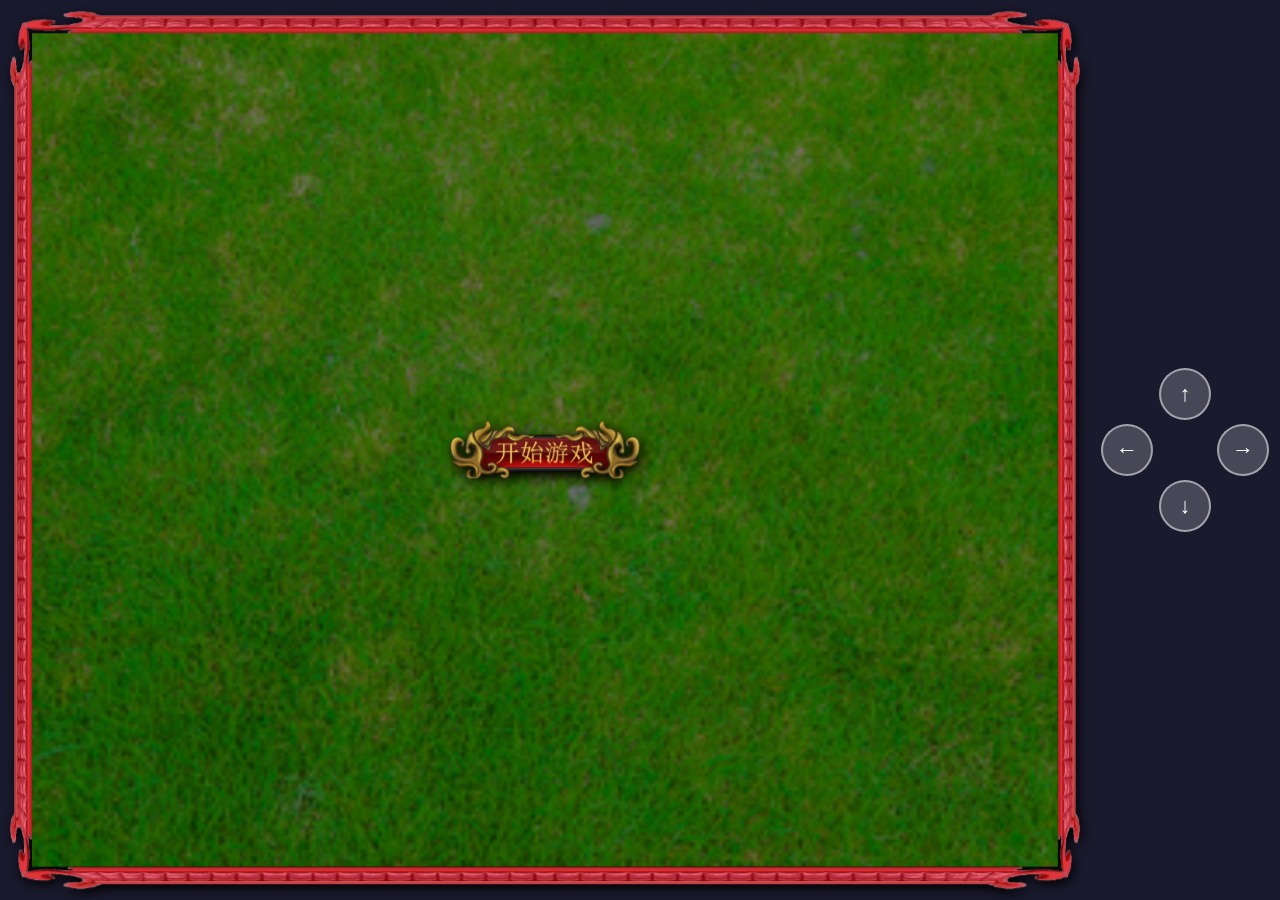
<file: 贪吃蛇/index.html>
<!doctype html>
<html lang="en">
  <head>
    <meta charset="UTF-8" />
    <meta http-equiv="X-UA-Compatible" content="IE=edge" />
    <meta
      name="viewport"
      content="width=device-width, initial-scale=1.0, maximum-scale=1.0, user-scalable=no, viewport-fit=cover"
    />
    <title>贪吃蛇</title>
    <link rel="stylesheet" href="./css/main.css" />
  </head>

  <body>
    <div class="game-container">
      <div class="lawn">
        <div class="wall-wrap">
          <div class="wall-top"></div>
          <div class="wall-left"></div>
          <div class="wall-right"></div>
          <div class="wall-bottom"></div>
        </div>
        <div class="core">
          <div class="food-wrap"></div>
          <div class="snake"></div>
        </div>
        <div class="start-mask">
          <a href="javascript:;" class="start"></a>
        </div>
        <div class="control-mask">
          <a href="javascript:;" class="control"></a>
        </div>
      </div>
    </div>
    <div class="direction-pad">
      <div class="pad-row">
        <button class="direction-btn" data-dir="top">↑</button>
      </div>
      <div class="pad-row">
        <button class="direction-btn" data-dir="left">←</button>
        <div class="direction-btn-placeholder"></div>
        <button class="direction-btn" data-dir="right">→</button>
      </div>
      <div class="pad-row">
        <button class="direction-btn" data-dir="bottom">↓</button>
      </div>
    </div>
    <audio loop="loop" class="audio">
      <source src="./music/失去才懂.mp3" type="audio/mpeg" />
    </audio>
    <script src="./js/main.js"></script>
  </body>
</html>
</file>
<file: 贪吃蛇/css/main.css>
* {
  padding: 0;
  margin: 0;
  box-sizing: border-box;
}

html, body {
  width: 100%;
  height: 100%;
  background: #1a1a2e;
  display: flex;
  flex-direction: column;
  overflow: hidden;
}

a {
  display: block;
  text-decoration: none;
}

h1 {
  display: none;
}

.game-container {
  width: 100%;
  flex: 1;
  display: flex;
  justify-content: center;
  align-items: center;
  position: relative;
  overflow: visible;
  padding: 0;
}

.lawn {
  width: 960px;
  height: 600px;
  position: relative;
  background: url("../img/grassplot.jpg") repeat center center/cover;
  filter: drop-shadow(2px 4px 6px black);
  transform-origin: center center;
}

.wall-wrap,
.core,
.start-mask,
.control-mask {
  position: absolute;
  width: 100%;
  height: 100%;
}

.wall-wrap div {
  position: absolute;
  height: 22px;
  background: url("../img/wall.png") no-repeat center center/100% 100%;
}

.wall-top {
  top: -22px;
  left: -10px;
}

.wall-bottom {
  left: -10px;
  bottom: -22px;
  transform: rotate(-180deg);
}

.wall-left {
  top: -10px;
  transform-origin: 100% 0;
  transform: rotate(-90deg);
}

.wall-right {
  top: -10px;
  transform-origin: 0 0;
  transform: rotate(90deg);
}

.snake {
  position: relative;
  display: flex;
  justify-content: flex-end;
  flex-direction: row-reverse;
}

.snake-head {
  width: 16px;
  height: 16px;
  position: absolute;
  background: url("../img/snake-head.png") no-repeat center center/cover;
}

.snake-body,
.snake-end {
  width: 16px;
  height: 16px;
  position: absolute;
  border-radius: 8px;
  background: #205008;
}

.food {
  width: 20px;
  height: 20px;
  position: absolute;
  background: url("../img/food.png") no-repeat center center/cover;
  filter: drop-shadow(2px 2px 6px red)
}

.start-mask {
  background: rgba(0, 0, 0, 0.5);
}

.start {
  width: 190px;
  height: 56px;
  position: absolute;
  left: 50%;
  top: 50%;
  transform: translate(-50%, -50%);
  background: url("../img/start.png") no-repeat center center/cover;
  filter: drop-shadow(2px 4px 6px black)
}

.control-mask {
  display: none;
  background: rgba(0, 0, 0, 0.5);
}

.control {
  width: 56px;
  height: 56px;
  position: absolute;
  left: 50%;
  top: 50%;
  transform: translate(-50%, -50%);
  background: url("../img/control.png") no-repeat center center/cover;
  filter: drop-shadow(2px 4px 6px black)
}

.direction-pad {
  width: 100%;
  padding: 2px 0 4px;
  display: flex;
  flex-direction: column;
  justify-content: center;
  align-items: center;
  flex-shrink: 0;
}

.direction-pad .pad-row {
  display: flex;
  justify-content: center;
}

.direction-btn {
  width: 58px;
  height: 58px;
  background: rgba(255, 255, 255, 0.2);
  border: 2px solid rgba(255, 255, 255, 0.5);
  border-radius: 50%;
  margin: 1px 5px;
  display: flex;
  justify-content: center;
  align-items: center;
  color: white;
  font-size: 24px;
  font-weight: bold;
  user-select: none;
  -webkit-tap-highlight-color: transparent;
  -webkit-user-select: none;
  touch-action: none;
}

.direction-btn-placeholder {
  width: 58px;
  height: 58px;
  margin: 1px 5px;
  visibility: hidden;
}

.direction-btn:active {
  background: rgba(255, 255, 255, 0.4);
}

@media screen and (max-width: 768px) {
  .game-container {
    flex: 1;
    min-height: 0;
  }
}

@media screen and (max-width: 480px) {
  .game-container {
    flex: 1;
    min-height: 0;
  }

  .direction-pad {
    padding: 1px 0 3px;
  }

  .direction-btn {
    width: 52px;
    height: 52px;
    font-size: 22px;
    margin: 1px 4px;
  }

  .direction-btn-placeholder {
    width: 52px;
    height: 52px;
    margin: 1px 4px;
  }
}

@media screen and (orientation: landscape) {
  html, body {
    flex-direction: row;
  }

  .game-container {
    flex: 1;
    min-width: 0;
    min-height: 0;
    height: 100%;
  }

  .direction-pad {
    width: 190px;
    height: 100%;
    padding: 6px 2px;
    flex-direction: column;
    justify-content: center;
    align-items: center;
    flex-shrink: 0;
  }

  .direction-pad .pad-row {
    width: 100%;
  }

  .direction-btn {
    width: 52px;
    height: 52px;
    font-size: 22px;
    margin: 2px 3px;
  }

  .direction-btn-placeholder {
    width: 52px;
    height: 52px;
    margin: 2px 3px;
  }
}
</file>
